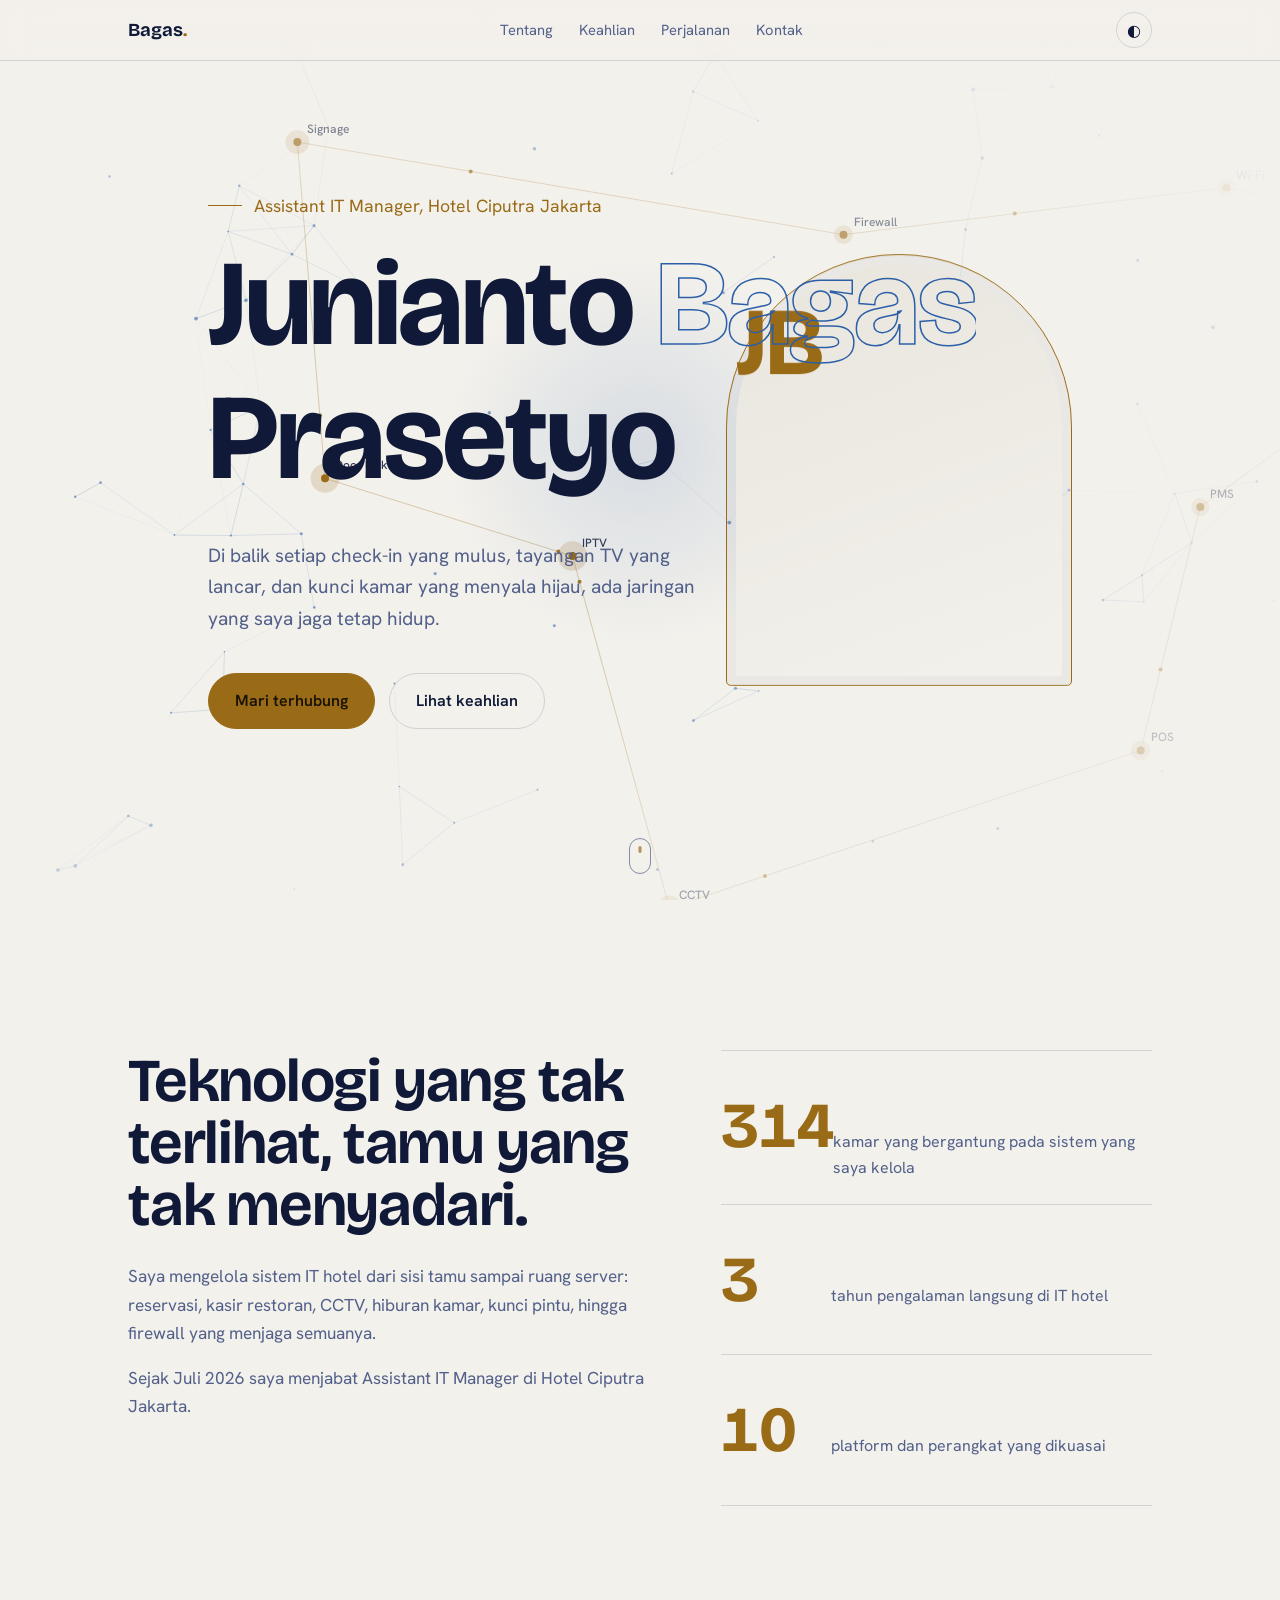
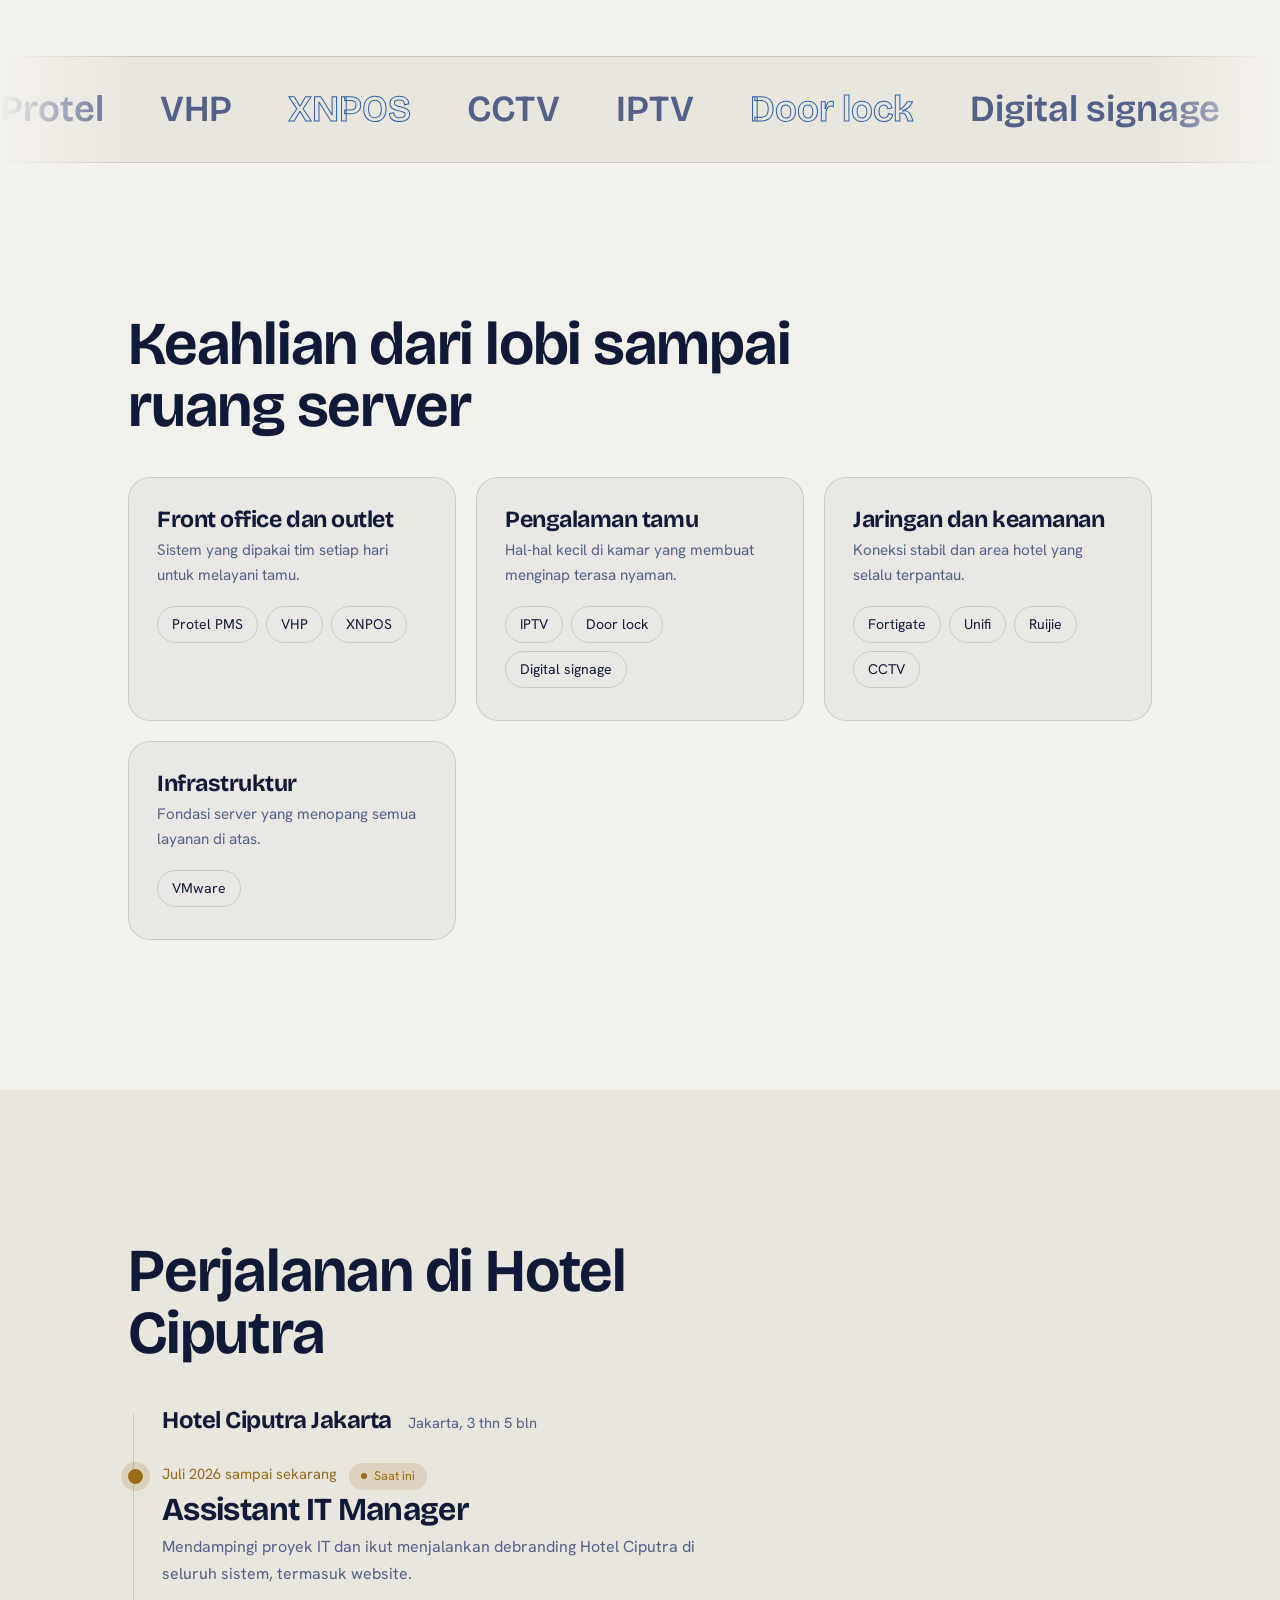
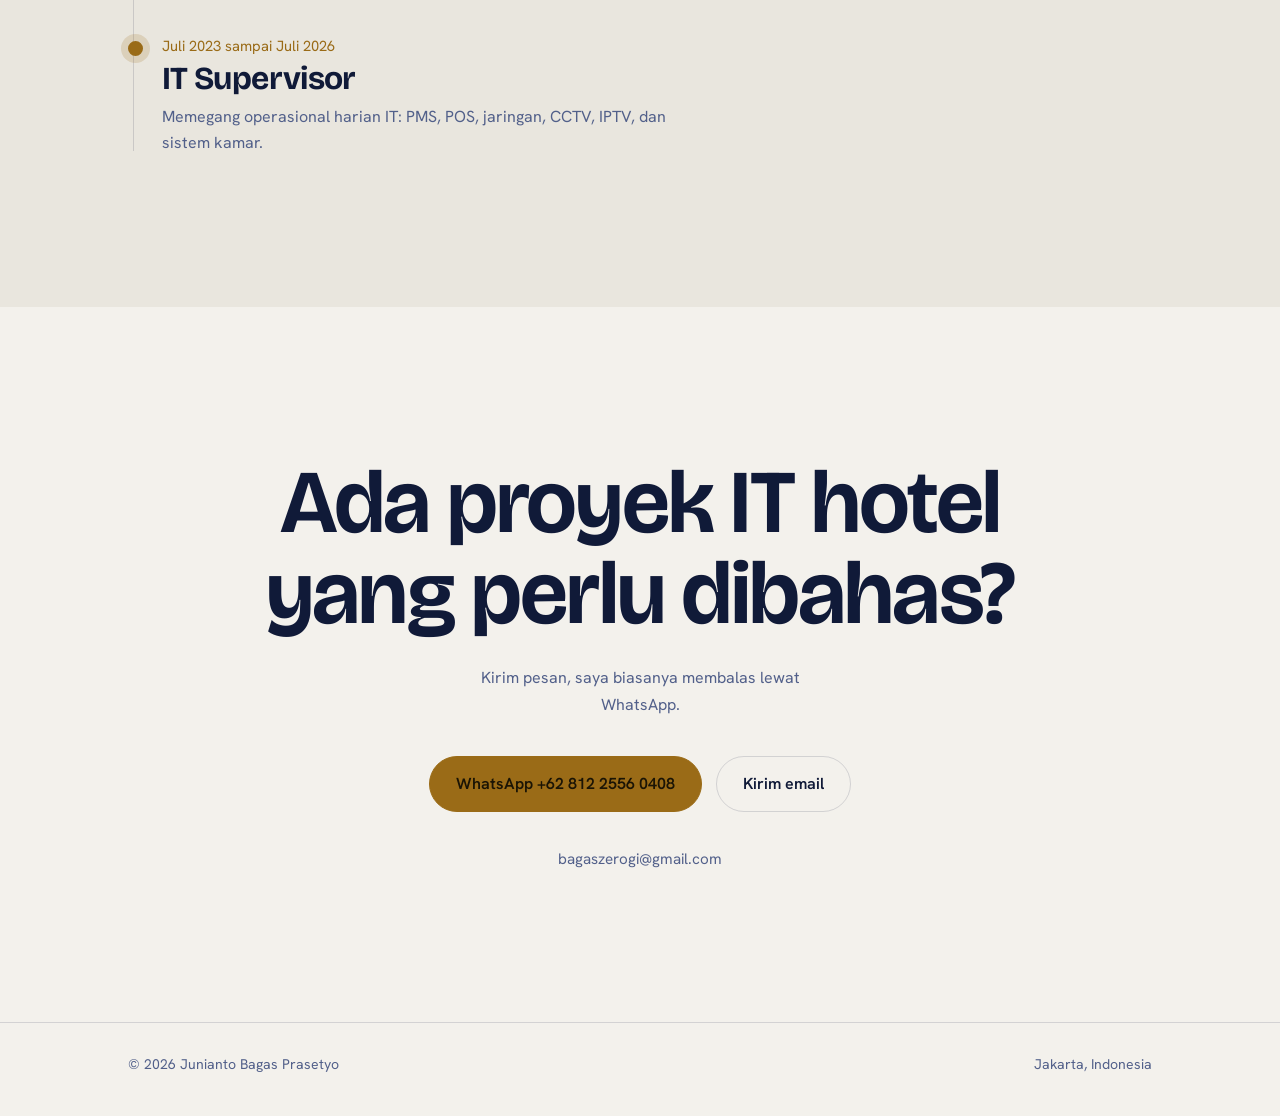
<file: public/assets/aistudio/Junianto_Bagas_Prasetyo___Assistant_IT_Manager_ec6cca3d.html>
<!DOCTYPE html>
<html lang="id">
<head>
<meta charset="utf-8">
<meta name="viewport" content="width=device-width, initial-scale=1, viewport-fit=cover">
<title>Junianto Bagas Prasetyo – Assistant IT Manager</title>
<link rel="preconnect" href="https://fonts.googleapis.com">
<link rel="preconnect" href="https://fonts.gstatic.com" crossorigin>
<link href="https://fonts.googleapis.com/css2?family=Bricolage+Grotesque:opsz,wght@12..96,300..800&family=Hanken+Grotesk:wght@300..700&display=swap" rel="stylesheet">
<style>
:root{
  --bg:#0a1024;--bg2:#101a38;--ink:#eaf0ff;--mute:#9aa8cc;--brass:#e0b873;--ice:#9ccfff;--line:rgba(156,207,255,.16);--card:rgba(255,255,255,.04);
  --ease:cubic-bezier(.22,1,.36,1);
  box-sizing:border-box;padding-top:env(safe-area-inset-top,0px);padding-bottom:env(safe-area-inset-bottom,0px);
}
@media (prefers-color-scheme:light){:root:not([data-theme="dark"]){--bg:#f3f1ec;--bg2:#e9e6de;--ink:#101a38;--mute:#52608a;--brass:#9a6b17;--ice:#2c5fa8;--line:rgba(16,26,56,.14);--card:rgba(16,26,56,.04)}}
:root[data-theme="light"]{--bg:#f3f1ec;--bg2:#e9e6de;--ink:#101a38;--mute:#52608a;--brass:#9a6b17;--ice:#2c5fa8;--line:rgba(16,26,56,.14);--card:rgba(16,26,56,.04)}
:root[data-theme="dark"]{--bg:#0a1024;--bg2:#101a38;--ink:#eaf0ff;--mute:#9aa8cc;--brass:#e0b873;--ice:#9ccfff;--line:rgba(156,207,255,.16);--card:rgba(255,255,255,.04)}
html{scroll-behavior:smooth;scroll-padding-top:env(safe-area-inset-top,0px)}
*{box-sizing:border-box;margin:0}
body{background:var(--bg);color:var(--ink);font-family:"Hanken Grotesk",system-ui,sans-serif;line-height:1.65;overflow-x:hidden;transition:background .6s var(--ease),color .6s var(--ease)}
h1,h2,h3{font-family:"Bricolage Grotesque","Hanken Grotesk",system-ui,sans-serif;line-height:1.02;letter-spacing:-.02em}
a{color:inherit;text-decoration:none}
:focus-visible{outline:2px solid var(--brass);outline-offset:4px;border-radius:6px}
.wrap{max-width:1120px;margin:0 auto;padding:0 clamp(20px,5vw,48px)}
/* nav */
nav{position:fixed;top:0;left:0;right:0;z-index:20;padding-top:env(safe-area-inset-top,0px);backdrop-filter:blur(14px);-webkit-backdrop-filter:blur(14px);background:color-mix(in srgb,var(--bg) 60%,transparent);border-bottom:1px solid var(--line)}
nav .wrap{display:flex;align-items:center;justify-content:space-between;height:60px}
.logo{font-family:"Bricolage Grotesque",sans-serif;font-weight:700;font-size:1.15rem}
.logo i{font-style:normal;color:var(--brass)}
nav ul{display:flex;gap:26px;list-style:none;padding:0;font-size:.92rem;color:var(--mute)}
nav ul a{position:relative;padding:6px 0;transition:color .4s var(--ease)}
nav ul a::after{content:"";position:absolute;left:0;right:0;bottom:0;height:1px;background:var(--brass);transform:scaleX(0);transform-origin:left;transition:transform .6s var(--ease)}
nav ul a:hover{color:var(--ink)}nav ul a:hover::after{transform:scaleX(1)}
#theme{background:none;border:1px solid var(--line);color:var(--ink);width:36px;height:36px;border-radius:50%;cursor:pointer;font-size:1rem;transition:transform .6s var(--ease),border-color .4s}
#theme:hover{transform:rotate(180deg);border-color:var(--brass)}
@media(max-width:640px){nav ul{display:none}}
/* hero */
.hero{position:relative;min-height:100svh;display:flex;align-items:center;overflow:hidden}
#mesh{position:absolute;inset:0;width:100%;height:100%}
.hero::after{content:"";position:absolute;inset:0;background:radial-gradient(ellipse at 30% 55%,transparent 30%,var(--bg) 85%);pointer-events:none}
.hero .wrap{position:relative;z-index:2;padding-top:90px;padding-bottom:70px}
.role{color:var(--brass);font-size:clamp(.95rem,1.4vw,1.1rem);margin-bottom:22px;display:flex;align-items:center;gap:12px;opacity:0;animation:fade 1.2s var(--ease) .2s forwards}
.role::before{content:"";width:34px;height:1px;background:var(--brass)}
h1{font-size:clamp(2.8rem,9.5vw,7.6rem);font-weight:700;max-width:12ch}
h1 .w{display:inline-block;overflow:hidden;vertical-align:top;padding-bottom:.08em}
h1 .c{display:inline-block;transform:translateY(105%) rotate(6deg);animation:rise 1.3s var(--ease) forwards;animation-delay:calc(.35s + var(--i)*.035s)}
h1 .b{color:transparent;-webkit-text-stroke:1.5px var(--ice)}
.lead{max-width:46ch;margin-top:30px;font-size:clamp(1.02rem,1.6vw,1.2rem);color:var(--mute);opacity:0;animation:fade 1.4s var(--ease) 1.3s forwards}
.cta{display:flex;flex-wrap:wrap;gap:14px;margin-top:38px;opacity:0;animation:fade 1.4s var(--ease) 1.6s forwards}
.btn{position:relative;display:inline-flex;align-items:center;gap:10px;padding:14px 26px;border-radius:999px;font-weight:600;border:1px solid var(--line);transition:transform .5s var(--ease),background .5s,color .5s,border-color .5s;will-change:transform}
.btn.main{background:var(--brass);color:#1a1405;border-color:var(--brass)}
.btn:hover{border-color:var(--brass)}
.btn.main:hover{background:var(--ink);border-color:var(--ink);color:var(--bg)}
.scroll{position:absolute;left:50%;bottom:26px;z-index:2;width:22px;height:36px;border:1.5px solid var(--mute);border-radius:12px;transform:translateX(-50%);opacity:.7}
.scroll::after{content:"";position:absolute;left:50%;top:7px;width:3px;height:7px;border-radius:2px;background:var(--brass);transform:translateX(-50%);animation:wheel 2.2s var(--ease) infinite}
@keyframes rise{to{transform:none}}
@keyframes fade{from{opacity:0;transform:translateY(14px)}to{opacity:1;transform:none}}
@keyframes wheel{0%{opacity:0;transform:translate(-50%,0)}30%{opacity:1}100%{opacity:0;transform:translate(-50%,12px)}}
/* sections */
section{padding:clamp(80px,12vw,150px) 0;position:relative}
.rv{opacity:0;transform:translateY(34px);transition:opacity 1.2s var(--ease),transform 1.2s var(--ease);transition-delay:var(--d,0s)}
.rv.in{opacity:1;transform:none}
h2{font-size:clamp(2rem,5vw,3.8rem);font-weight:650;max-width:18ch;margin-bottom:26px}
.about{display:grid;grid-template-columns:1.2fr 1fr;gap:clamp(30px,6vw,90px);align-items:start}
.about p{color:var(--mute);font-size:1.08rem;max-width:56ch}
.about p+p{margin-top:16px}
.stats{display:grid;gap:0}
.stat{display:flex;align-items:baseline;gap:18px;padding:22px 0;border-top:1px solid var(--line)}
.stat:last-child{border-bottom:1px solid var(--line)}
.stat b{font-family:"Bricolage Grotesque",sans-serif;font-size:clamp(2.6rem,5vw,4rem);font-weight:700;min-width:2.3ch;color:var(--brass);font-variant-numeric:tabular-nums}
.stat span{color:var(--mute)}
@media(max-width:800px){.about{grid-template-columns:1fr}}
/* marquee */
.marq{overflow:hidden;border-block:1px solid var(--line);padding:22px 0;background:var(--bg2);-webkit-mask-image:linear-gradient(90deg,transparent,#000 10%,#000 90%,transparent);mask-image:linear-gradient(90deg,transparent,#000 10%,#000 90%,transparent)}
.track{display:flex;gap:56px;width:max-content;animation:slide 38s linear infinite}
.marq:hover .track{animation-play-state:paused}
.track span{font-family:"Bricolage Grotesque",sans-serif;font-size:clamp(1.5rem,3vw,2.3rem);font-weight:600;white-space:nowrap;color:var(--mute)}
.track span:nth-child(3n){color:transparent;-webkit-text-stroke:1px var(--ice)}
@keyframes slide{to{transform:translateX(-50%)}}
/* skills */
.grid{display:grid;grid-template-columns:repeat(auto-fit,minmax(250px,1fr));gap:20px;margin-top:40px;perspective:1000px}
.card{position:relative;padding:30px 28px 32px;border:1px solid var(--line);border-radius:22px;background:var(--card);transform-style:preserve-3d;will-change:transform;overflow:hidden}
.card::before{content:"";position:absolute;inset:0;background:radial-gradient(320px circle at var(--mx,50%) var(--my,0%),color-mix(in srgb,var(--brass) 22%,transparent),transparent 60%);opacity:0;transition:opacity .6s var(--ease)}
.card:hover::before{opacity:1}
.card h3{font-size:1.45rem;margin-bottom:6px;position:relative}
.card p{color:var(--mute);font-size:.95rem;margin-bottom:18px;position:relative}
.tags{display:flex;flex-wrap:wrap;gap:8px;position:relative}
.tags li{list-style:none;padding:6px 14px;border-radius:999px;border:1px solid var(--line);font-size:.88rem;transition:background .5s var(--ease),border-color .5s,transform .5s var(--ease)}
.tags li:hover{background:var(--brass);color:#1a1405;border-color:var(--brass);transform:translateY(-3px)}
.tags{padding:0}
/* journey */
.tl{position:relative;margin-top:44px;padding-left:34px}
.tl::before{content:"";position:absolute;left:5px;top:6px;bottom:6px;width:1px;background:var(--line)}
.tl .fill{position:absolute;left:5px;top:6px;width:1px;height:var(--p,0%);max-height:calc(100% - 12px);background:linear-gradient(var(--brass),var(--ice))}
.ev{position:relative;padding-bottom:46px}
.ev:last-child{padding-bottom:0}
.ev::before{content:"";position:absolute;left:-34px;top:8px;width:11px;height:11px;border-radius:50%;background:var(--bg);border:2px solid var(--brass);transition:background .6s var(--ease),box-shadow .6s var(--ease)}
.ev.in::before{background:var(--brass);box-shadow:0 0 0 7px color-mix(in srgb,var(--brass) 18%,transparent)}
.ev time{color:var(--brass);font-size:.92rem}
.ev h3{font-size:clamp(1.4rem,2.6vw,2rem);margin:4px 0 8px}
.ev p{color:var(--mute);max-width:60ch}
/* contact */
.contact{text-align:center}
.contact h2{margin-inline:auto;max-width:14ch;font-size:clamp(2.4rem,7vw,5.6rem)}
.contact p{color:var(--mute);max-width:44ch;margin:0 auto 38px}
.contact .cta{justify-content:center;opacity:1;animation:none}
.mail{display:block;margin-top:34px;color:var(--mute);font-size:.95rem}
footer{padding:30px 0 40px;border-top:1px solid var(--line);color:var(--mute);font-size:.88rem}
footer .wrap{display:flex;justify-content:space-between;flex-wrap:wrap;gap:10px}
[hidden]{display:none!important}
.photo{position:absolute;right:clamp(20px,5vw,48px);top:50%;width:clamp(220px,27vw,350px);aspect-ratio:4/5;margin:0;translate:0 -46%;opacity:0;animation:fade 1.6s var(--ease) 1.1s forwards}
.frame{height:100%;padding:9px;border:1px solid var(--brass);border-radius:999px 999px 28px 28px;background:var(--card);will-change:transform}
.frame img,.frame .mono{display:block;width:100%;height:100%;border-radius:999px 999px 20px 20px;object-fit:cover}
.mono{display:grid;place-items:center;font-family:"Bricolage Grotesque",sans-serif;font-size:clamp(3.4rem,8vw,6rem);font-weight:700;color:var(--brass);background:linear-gradient(160deg,var(--bg2),var(--bg))}
@media(max-width:900px){.photo{position:relative;right:auto;top:auto;translate:none;width:min(200px,50vw);margin-bottom:30px}}
.co{margin-bottom:58px}.co:last-child{margin-bottom:0}
.co-h{display:flex;flex-wrap:wrap;align-items:baseline;gap:4px 16px;margin-bottom:26px}
.co-h h3{font-size:clamp(1.15rem,2.2vw,1.5rem)}
.co-h span{color:var(--mute);font-size:.92rem}
.st{display:inline-flex;align-items:center;gap:7px;margin-left:12px;padding:3px 12px;border-radius:999px;font-size:.78rem;color:var(--brass);background:color-mix(in srgb,var(--brass) 16%,transparent)}
.st::before{content:"";width:6px;height:6px;border-radius:50%;background:var(--brass);animation:pulse 2s var(--ease) infinite}
@keyframes pulse{0%,100%{opacity:1}50%{opacity:.3}}
.fab{position:fixed;right:20px;bottom:calc(20px + env(safe-area-inset-bottom,0px));z-index:30;padding:13px 22px;border-radius:999px;border:1px solid var(--brass);background:var(--bg2);color:var(--ink);font:600 .95rem "Hanken Grotesk",sans-serif;cursor:pointer;box-shadow:0 10px 30px rgba(0,0,0,.3);transition:transform .5s var(--ease),background .4s,color .4s}
.fab:hover{transform:translateY(-3px);background:var(--brass);color:#1a1405}
#drawer{position:fixed;top:0;right:0;bottom:0;z-index:40;width:min(440px,100vw);display:flex;flex-direction:column;background:var(--bg2);border-left:1px solid var(--line);padding-top:env(safe-area-inset-top,0px);padding-bottom:env(safe-area-inset-bottom,0px);transform:translateX(104%);visibility:hidden;transition:transform .8s var(--ease),visibility 0s .8s}
#drawer.open{transform:none;visibility:visible;transition:transform .8s var(--ease),visibility 0s}
.dh,.df{display:flex;align-items:center;justify-content:space-between;gap:12px;padding:16px 22px}
.dh{border-bottom:1px solid var(--line);font-family:"Bricolage Grotesque",sans-serif;font-size:1.2rem}
.df{border-top:1px solid var(--line)}
.dbody{flex:1;overflow-y:auto;padding:6px 22px 24px}
#drawer fieldset{border:0;padding:0;margin:22px 0 0;min-width:0}
#drawer legend{font-family:"Bricolage Grotesque",sans-serif;font-size:1.05rem;color:var(--brass);padding:0}
#drawer label{display:block;margin-top:12px;font-size:.82rem;color:var(--mute)}
#drawer input:not([type=checkbox]),#drawer textarea{display:block;width:100%;margin-top:5px;padding:10px 12px;border:1px solid var(--line);border-radius:10px;background:var(--bg);color:var(--ink);font:inherit;font-size:.95rem}
#drawer textarea{min-height:76px;resize:vertical}
#drawer input:focus,#drawer textarea:focus{outline:none;border-color:var(--brass)}
#drawer input:disabled{opacity:.4}
.ec{margin-top:16px;padding:16px;border:1px solid var(--line);border-radius:16px;background:var(--card)}
.er{display:flex;gap:8px;align-items:center}.er input{margin-top:0!important}.er .sm{margin-top:0;white-space:nowrap}
.rr{margin-top:14px;padding-top:14px;border-top:1px dashed var(--line)}
.dt{display:grid;grid-template-columns:1fr 1fr;gap:10px}
#drawer label.ck{display:flex;align-items:center;gap:8px;color:var(--ink);font-size:.88rem}
.sm{margin-top:12px;padding:8px 14px;border-radius:999px;border:1px solid var(--line);background:none;color:var(--ink);font:inherit;font-size:.85rem;cursor:pointer;transition:border-color .4s,color .4s}
.sm:hover{border-color:var(--brass)}
.sm.dng:hover,.sm.arm{border-color:#ff7a7a;color:#ff9a9a}
.pr{display:flex;align-items:center;gap:14px;margin-top:12px}
#pv{width:64px;height:80px;border-radius:999px 999px 10px 10px;object-fit:cover;border:1px solid var(--brass)}
#dclose{background:none;border:0;color:var(--ink);font-size:1.6rem;cursor:pointer;line-height:1}
#smsg{font-size:.82rem;color:var(--mute);flex:1}
.df .btn{padding:11px 20px;cursor:pointer;font:600 .92rem "Hanken Grotesk",sans-serif}
.df .btn:disabled{opacity:.5}
/* cursor glow */
#glow{position:fixed;left:0;top:0;width:420px;height:420px;margin:-210px 0 0 -210px;border-radius:50%;background:radial-gradient(circle,color-mix(in srgb,var(--ice) 14%,transparent),transparent 65%);pointer-events:none;z-index:1;will-change:transform}
@media(hover:none){#glow{display:none}}
@media(prefers-reduced-motion:reduce){
  *,*::before,*::after{animation-duration:.01ms!important;animation-delay:0s!important;transition-duration:.01ms!important}
  h1 .c,.role,.lead,.cta,.rv,.photo{opacity:1!important;transform:none!important}
  html{scroll-behavior:auto}.track{animation:none}
}
</style>
</head>
<body>
<div id="glow" aria-hidden="true"></div>
<nav>
  <div class="wrap">
    <a class="logo" href="#top" aria-label="Beranda">Bagas<i>.</i></a>
    <ul>
      <li><a href="#tentang">Tentang</a></li>
      <li><a href="#keahlian">Keahlian</a></li>
      <li><a href="#perjalanan">Perjalanan</a></li>
      <li><a href="#kontak">Kontak</a></li>
    </ul>
    <button id="theme" aria-label="Ganti tema">◐</button>
  </div>
</nav>

<header class="hero" id="top">
  <canvas id="mesh" aria-hidden="true"></canvas>
  <div class="wrap">
    <figure class="photo" id="photo" data-gen></figure>
    <p class="role" id="role" data-gen></p>
    <h1 id="name" data-gen></h1>
    <p class="lead" id="lead" data-gen></p>
    <div class="cta">
      <a class="btn main mag" href="#kontak">Mari terhubung</a>
      <a class="btn mag" href="#keahlian">Lihat keahlian</a>
    </div>
  </div>
  <div class="scroll" aria-hidden="true"></div>
</header>

<section id="tentang">
  <div class="wrap about">
    <div>
      <h2 class="rv">Teknologi yang tak terlihat, tamu yang tak menyadari.</h2>
      <p class="rv" style="--d:.1s">Saya mengelola sistem IT hotel dari sisi tamu sampai ruang server: reservasi, kasir restoran, CCTV, hiburan kamar, kunci pintu, hingga firewall yang menjaga semuanya.</p>
      <p class="rv" style="--d:.2s" id="abt2" data-gen></p>
    </div>
    <div class="stats">
      <div class="stat rv"><b data-n="336">0</b><span>kamar yang bergantung pada sistem yang saya kelola</span></div>
      <div class="stat rv" style="--d:.1s"><b id="s-yrs" data-n="3" data-s="+">0</b><span>tahun pengalaman langsung di IT hotel</span></div>
      <div class="stat rv" style="--d:.2s"><b data-n="11">0</b><span>platform dan perangkat yang dikuasai</span></div>
    </div>
  </div>
</section>

<div class="marq" aria-hidden="true">
  <div class="track" id="track" data-gen></div>
</div>

<section id="keahlian">
  <div class="wrap">
    <h2 class="rv">Keahlian dari lobi sampai ruang server</h2>
    <div class="grid">
      <article class="card rv">
        <h3>Front office dan outlet</h3>
        <p>Sistem yang dipakai tim setiap hari untuk melayani tamu.</p>
        <ul class="tags"><li>Protel PMS</li><li>VHP</li><li>XNPOS</li></ul>
      </article>
      <article class="card rv" style="--d:.1s">
        <h3>Pengalaman tamu</h3>
        <p>Hal-hal kecil di kamar yang membuat menginap terasa nyaman.</p>
        <ul class="tags"><li>IPTV</li><li>Door lock</li><li>Digital signage</li></ul>
      </article>
      <article class="card rv" style="--d:.2s">
        <h3>Jaringan dan keamanan</h3>
        <p>Koneksi stabil dan area hotel yang selalu terpantau.</p>
        <ul class="tags"><li>Fortigate</li><li>Unifi</li><li>Ruijie</li><li>CCTV</li></ul>
      </article>
      <article class="card rv" style="--d:.3s">
        <h3>Infrastruktur</h3>
        <p>Fondasi server yang menopang semua layanan di atas.</p>
        <ul class="tags"><li>VMware</li></ul>
      </article>
    </div>
  </div>
</section>

<section id="perjalanan" style="background:var(--bg2)">
  <div class="wrap">
    <h2 class="rv">Perjalanan di Hotel Ciputra</h2>
    <div class="tl" id="tl">
      <div class="fill"></div>
      <div id="exp" data-gen></div>
    </div>
  </div>
</section>

<section id="kontak" class="contact">
  <div class="wrap">
    <h2 class="rv">Ada proyek IT hotel yang perlu dibahas?</h2>
    <p class="rv" style="--d:.1s">Kirim pesan, saya biasanya membalas lewat WhatsApp.</p>
    <div class="cta rv" style="--d:.2s">
      <a class="btn main mag" id="c-wa" target="_blank" rel="noopener" data-gen></a>
      <a class="btn mag" id="c-mail" data-gen></a>
    </div>
    <a class="mail rv" style="--d:.3s" id="c-mail2" data-gen></a>
  </div>
</section>

<footer><div class="wrap"><span>© 2026 Junianto Bagas Prasetyo</span><span>Jakarta, Indonesia</span></div></footer>

<button id="editbtn" class="fab" hidden>Edit profil</button>
<aside id="drawer" aria-label="Edit profil" aria-hidden="true">
  <div class="dh"><span>Edit profil</span><button id="dclose" aria-label="Tutup">×</button></div>
  <div class="dbody">
    <fieldset><legend>Foto</legend>
      <div class="pr"><img id="pv" alt="Pratinjau foto" hidden><div><input type="file" id="pfile" accept="image/*"><button class="sm dng" id="pdel" type="button">Hapus foto</button></div></div>
    </fieldset>
    <fieldset><legend>Profil</legend>
      <label>Nama<input id="f-name"></label>
      <label>Kalimat pembuka<textarea id="f-lead"></textarea></label>
    </fieldset>
    <fieldset><legend>Kontak</legend>
      <label>WhatsApp<input id="f-wa" placeholder="+62 812 ..."></label>
      <label>Email<input id="f-mail" type="email"></label>
    </fieldset>
    <fieldset><legend>Pengalaman kerja</legend>
      <div id="ed-exp" data-gen></div>
      <button class="sm" id="addco" type="button">+ Pindah ke perusahaan baru</button>
    </fieldset>
  </div>
  <div class="df"><span id="smsg" role="status"></span><button class="btn main" id="save" type="button">Simpan dan terbitkan</button></div>
</aside>
<script type="application/json" id="state">{"name":"Junianto Bagas Prasetyo","lead":"Di balik setiap check-in yang mulus, tayangan TV yang lancar, dan kunci kamar yang menyala hijau, ada jaringan yang saya jaga tetap hidup.","photoId":"","wa":"+62 812 2556 0408","email":"bagaszerogi@gmail.com","companies":[{"name":"Hotel Ciputra Jakarta","loc":"Jakarta","roles":[{"title":"Assistant IT Manager","from":"2026-07","to":"","note":"Mendampingi proyek IT dan ikut menjalankan debranding Hotel Ciputra di seluruh sistem, termasuk website."},{"title":"IT Supervisor","from":"2023-07","to":"2026-07","note":"Memegang operasional harian IT: PMS, POS, jaringan, CCTV, IPTV, dan sistem kamar."}]}]}</script>
<script>
(function(){
  var reduce=matchMedia('(prefers-reduced-motion: reduce)').matches;
  var root=document.documentElement;
  /* theme toggle */
  try{var t=localStorage.getItem('theme');if(t)root.setAttribute('data-theme',t)}catch(e){}
  document.getElementById('theme').onclick=function(){
    var light=getComputedStyle(root).getPropertyValue('--bg').trim()==='#f3f1ec';
    var n=light?'dark':'light';root.setAttribute('data-theme',n);
    try{localStorage.setItem('theme',n)}catch(e){}
    cols();
  };
  /* state and render */
  function $(i){return document.getElementById(i)}
  var state=JSON.parse($('state').textContent);
  var MN=['Januari','Februari','Maret','April','Mei','Juni','Juli','Agustus','September','Oktober','November','Desember'];
  function esc(v){return String(v==null?'':v).replace(/[&<>"']/g,function(c){return {'&':'&amp;','<':'&lt;','>':'&gt;','"':'&quot;',"'":'&#39;'}[c]})}
  function fm(v){var p=v.split('-');return MN[+p[1]-1]+' '+p[0]}
  function mi(v){var p=v.split('-');return +p[0]*12+ +p[1]-1}
  var dn=new Date(),nowM=dn.getFullYear()*12+dn.getMonth(),nowS=dn.getFullYear()+'-'+('0'+(dn.getMonth()+1)).slice(-2);
  function fd(n){n=Math.max(1,n);var y=Math.floor(n/12),m=n%12;return (y?y+' thn':'')+(y&&m?' ':'')+(m?m+' bln':'')}
  function cur(){var best=null;state.companies.forEach(function(c){c.roles.forEach(function(r){if(!r.from)return;
    if(!best||(!r.to&&best.r.to)||((!r.to)===(!best.r.to)&&mi(r.from)>mi(best.r.from)))best={r:r,c:c}})});return best}
  function span(c){var a=Infinity,b=-Infinity,open=false;c.roles.forEach(function(r){if(!r.from)return;a=Math.min(a,mi(r.from));if(r.to)b=Math.max(b,mi(r.to));else open=true});
    return {a:a,b:open?nowM:b,ok:isFinite(a)&&(open||isFinite(b))}}
  function buildName(h,t){h.textContent='';h.setAttribute('aria-label',t);var k=0;
    t.split(' ').forEach(function(w,wi){var s=document.createElement('span');s.className='w'+(wi===1?' b':'');s.setAttribute('aria-hidden','true');
      w.split('').forEach(function(ch){var c=document.createElement('span');c.className='c';c.style.setProperty('--i',k++);c.textContent=ch;s.appendChild(c)});
      h.appendChild(s);h.appendChild(document.createTextNode(' '))})}
  function view(first){
    var h=$('name');
    if(h.dataset.v!==state.name){h.dataset.v=state.name;buildName(h,state.name)}
    var cr=cur();
    $('role').textContent=cr?[cr.r.title,cr.c.name].filter(Boolean).join(', '):'';
    $('lead').textContent=state.lead;
    var ini=state.name.split(' ').slice(0,2).map(function(w){return w.charAt(0)}).join('').toUpperCase();
    $('photo').innerHTML='<div class="frame">'+(state.photoId?'<img alt="Foto '+esc(state.name)+'" src="/_blob/'+esc(state.photoId)+'">':'<div class="mono" aria-hidden="true">'+esc(ini)+'</div>')+'</div>';
    $('abt2').textContent=cr&&cr.r.title?((cr.r.to?'Sebelumnya saya menjabat ':'Sejak '+(cr.r.from?fm(cr.r.from):'sekarang')+' saya menjabat ')+cr.r.title+(cr.c.name?' di '+cr.c.name:'')+'.'):'';
    var dg=String(state.wa||'').replace(/\D/g,'');if(dg.charAt(0)==='0')dg='62'+dg.slice(1);
    var wa=$('c-wa');wa.style.display=state.wa?'':'none';wa.href='https://wa.me/'+dg;wa.textContent='WhatsApp '+state.wa;
    var em=$('c-mail'),em2=$('c-mail2');em.style.display=em2.style.display=state.email?'':'none';
    em.href=em2.href='mailto:'+state.email;em.textContent='Kirim email';em2.textContent=state.email;
    var mn=Infinity;state.companies.forEach(function(c){c.roles.forEach(function(r){if(r.from)mn=Math.min(mn,mi(r.from))})});
    var yb=$('s-yrs'),yrs=isFinite(mn)?Math.max(1,Math.floor((nowM-mn)/12)):1;yb.dataset.n=yrs;if(!first)yb.textContent=yrs+'+';
    var x='';
    state.companies.forEach(function(c){
      var sp=span(c),rs=c.roles.slice().sort(function(p,q){return (q.from?mi(q.from):-1)-(p.from?mi(p.from):-1)});
      x+='<div class="co rv"><div class="co-h"><h3>'+esc(c.name)+'</h3><span>'+(c.loc?esc(c.loc)+(sp.ok?', ':''):'')+(sp.ok?fd(sp.b-sp.a):'')+'</span></div>';
      rs.forEach(function(r){x+='<div class="ev rv">'+(r.from?'<time>'+fm(r.from)+' sampai '+(r.to?fm(r.to):'sekarang')+'</time>':'')+(r.to?'':'<span class="st">Saat ini</span>')+'<h3>'+esc(r.title)+'</h3>'+(r.note?'<p>'+esc(r.note)+'</p>':'')+'</div>'});
      x+='</div>';
    });
    $('exp').innerHTML=x;
    if(!first){$('exp').querySelectorAll('.rv').forEach(function(n){n.classList.add('in')});prog()}
  }
  view(true);
  /* marquee */
  var items=['Protel','VHP','XNPOS','CCTV','IPTV','Door lock','Digital signage','Fortigate','Unifi','Ruijie','VMware'];
  var tr=document.getElementById('track');
  tr.innerHTML=items.concat(items).map(function(x){return '<span>'+x+'</span>'}).join('');
  /* reveal + counters */
  var io=new IntersectionObserver(function(es){es.forEach(function(e){
    if(!e.isIntersecting)return;e.target.classList.add('in');io.unobserve(e.target);
    var b=e.target.querySelector&&e.target.querySelector('b[data-n]');if(b)count(b);
  })},{threshold:.2});
  document.querySelectorAll('.rv').forEach(function(el){io.observe(el)});
  function count(b){
    var to=+b.dataset.n,s=b.dataset.s||'',st=performance.now(),d=1800;
    if(reduce){b.textContent=to+s;return}
    (function f(n){var p=Math.min((n-st)/d,1),e=1-Math.pow(1-p,4);b.textContent=Math.round(to*e)+(p===1?s:'');if(p<1)requestAnimationFrame(f)})(st);
  }
  /* timeline progress */
  var tl=document.getElementById('tl');
  function prog(){var r=tl.getBoundingClientRect(),v=innerHeight*.7;
    var p=Math.max(0,Math.min(1,(v-r.top)/r.height));tl.style.setProperty('--p',(p*100)+'%')}
  addEventListener('scroll',prog,{passive:true});prog();
  /* pointer state */
  var mx=innerWidth/2,my=innerHeight/2,gx=mx,gy=my,glow=document.getElementById('glow');
  addEventListener('pointermove',function(e){mx=e.clientX;my=e.clientY},{passive:true});
  /* card tilt + spotlight */
  document.querySelectorAll('.card').forEach(function(c){c.setAttribute('data-s0',c.getAttribute('style')||'');
    var tx=0,ty=0,cx=0,cy=0,on=false;
    c.addEventListener('pointermove',function(e){var r=c.getBoundingClientRect(),x=(e.clientX-r.left)/r.width,y=(e.clientY-r.top)/r.height;
      tx=(y-.5)*-9;ty=(x-.5)*9;on=true;c.style.setProperty('--mx',x*100+'%');c.style.setProperty('--my',y*100+'%')});
    c.addEventListener('pointerleave',function(){tx=ty=0;on=true});
    (function loop(){cx+=(tx-cx)*.09;cy+=(ty-cy)*.09;
      if(on)c.style.transform='rotateX('+cx.toFixed(2)+'deg) rotateY('+cy.toFixed(2)+'deg)';
      requestAnimationFrame(loop)})();
  });
  /* magnetic buttons */
  document.querySelectorAll('.mag').forEach(function(b){
    var x=0,y=0,tx=0,ty=0;
    b.addEventListener('pointermove',function(e){var r=b.getBoundingClientRect();tx=(e.clientX-r.left-r.width/2)*.25;ty=(e.clientY-r.top-r.height/2)*.35});
    b.addEventListener('pointerleave',function(){tx=ty=0});
    (function loop(){x+=(tx-x)*.12;y+=(ty-y)*.12;b.style.transform='translate('+x.toFixed(1)+'px,'+y.toFixed(1)+'px)';requestAnimationFrame(loop)})();
  });
  /* editor */
  var drawer=$('drawer'),fab=$('editbtn');
  function msg(t){$('smsg').textContent=t}
  function sync(){var im=$('pv');im.hidden=!state.photoId;if(state.photoId)im.src='/_blob/'+state.photoId}
  function field(id,k){$(id).addEventListener('input',function(){state[k]=this.value});$(id).addEventListener('change',function(){view(false)})}
  field('f-name','name');field('f-lead','lead');field('f-wa','wa');field('f-mail','email');
  function blank(){return {title:'',from:nowS,to:'',note:''}}
  function edExp(){
    var h='';
    state.companies.forEach(function(c,ci){
      h+='<div class="ec"><div class="er"><input data-k="name" data-c="'+ci+'" value="'+esc(c.name)+'" placeholder="Nama perusahaan" aria-label="Nama perusahaan"><button class="sm dng" type="button" data-a="delc" data-c="'+ci+'">Hapus</button></div>';
      h+='<input data-k="loc" data-c="'+ci+'" value="'+esc(c.loc||'')+'" placeholder="Lokasi (opsional)" aria-label="Lokasi" style="margin-top:8px">';
      c.roles.forEach(function(r,ri){
        var d='data-c="'+ci+'" data-r="'+ri+'"';
        h+='<div class="rr"><input data-k="title" '+d+' value="'+esc(r.title)+'" placeholder="Jabatan" aria-label="Jabatan">'
          +'<div class="dt"><label>Mulai<input type="month" data-k="from" '+d+' value="'+esc(r.from)+'"></label><label>Selesai<input type="month" data-k="to" '+d+' value="'+esc(r.to)+'"'+(r.to?'':' disabled')+'></label></div>'
          +'<label class="ck"><input type="checkbox" data-k="now" '+d+(r.to?'':' checked')+'> Masih menjabat</label>'
          +'<label>Catatan<textarea data-k="note" '+d+'>'+esc(r.note)+'</textarea></label>'
          +'<button class="sm dng" type="button" data-a="delr" '+d+'>Hapus jabatan</button></div>';
      });
      h+='<button class="sm" type="button" data-a="promo" data-c="'+ci+'">+ Naik jabatan di sini</button></div>';
    });
    $('ed-exp').innerHTML=h;
  }
  var ee=$('ed-exp');
  function tg(e){var el=e.target,c=el.dataset.c,r=el.dataset.r;return {el:el,k:el.dataset.k,c:c!=null?state.companies[c]:null,r:(c!=null&&r!=null)?state.companies[c].roles[r]:null}}
  ee.addEventListener('input',function(e){var t=tg(e);if(!t.k||t.k==='now')return;if(t.r)t.r[t.k]=t.el.value;else if(t.c)t.c[t.k]=t.el.value});
  ee.addEventListener('change',function(e){var t=tg(e);if(!t.k)return;
    if(t.k==='now'){t.r.to=t.el.checked?'':nowS;edExp()}else if(t.r)t.r[t.k]=t.el.value;else if(t.c)t.c[t.k]=t.el.value;
    view(false)});
  ee.addEventListener('click',function(e){var b=e.target.closest('[data-a]');if(!b)return;var a=b.dataset.a,ci=+b.dataset.c,ri=+b.dataset.r;
    if(a==='promo'){var c=state.companies[ci];c.roles.forEach(function(r){if(!r.to)r.to=nowS});c.roles.unshift(blank())}
    else{if(!b.classList.contains('arm')){b.classList.add('arm');b.textContent='Yakin hapus?';return}
      if(a==='delc')state.companies.splice(ci,1);else state.companies[ci].roles.splice(ri,1)}
    edExp();view(false)});
  $('addco').onclick=function(){state.companies.forEach(function(c){c.roles.forEach(function(r){if(!r.to)r.to=nowS})});
    state.companies.unshift({name:'',loc:'',roles:[blank()]});edExp();view(false)};
  $('pfile').onchange=async function(){var f=$('pfile').files[0];if(!f)return;msg('Mengunggah foto...');
    try{var as=await claude.use('assets');if(!as)throw new Error('x');
      var bm=await createImageBitmap(f),k=Math.min(1,1000/Math.max(bm.width,bm.height)),cv2=document.createElement('canvas');
      cv2.width=Math.round(bm.width*k);cv2.height=Math.round(bm.height*k);cv2.getContext('2d').drawImage(bm,0,0,cv2.width,cv2.height);
      var bl=await new Promise(function(r){cv2.toBlob(r,'image/jpeg',.88)});var res=await as.upload(bl);
      state.photoId=res.id;sync();view(false);msg('Foto siap. Klik simpan untuk menerbitkan.')}
    catch(e){msg('Foto gagal diunggah.')}};
  $('pdel').onclick=function(){state.photoId='';sync();view(false);msg('Foto dihapus. Klik simpan untuk menerbitkan.')};
  function openD(){sync();$('f-name').value=state.name;$('f-lead').value=state.lead;$('f-wa').value=state.wa;$('f-mail').value=state.email;edExp();msg('');
    drawer.classList.add('open');drawer.setAttribute('aria-hidden','false');$('dclose').focus()}
  function closeD(){drawer.classList.remove('open');drawer.setAttribute('aria-hidden','true');fab.focus()}
  fab.onclick=openD;$('dclose').onclick=closeD;
  addEventListener('keydown',function(e){if(e.key==='Escape'&&drawer.classList.contains('open'))closeD()});
  $('save').onclick=async function(){var bt=$('save');bt.disabled=true;msg('Menerbitkan...');
    try{var art=await claude.use('artifact');if(!art)throw new Error('x');
      var d=document.documentElement.cloneNode(true);
      d.removeAttribute('style');d.removeAttribute('data-theme');
      d.querySelectorAll('[data-gen]').forEach(function(n){n.innerHTML='';['href','style','data-v'].forEach(function(a){n.removeAttribute(a)})});
      d.querySelectorAll('.in').forEach(function(n){n.classList.remove('in')});
      d.querySelectorAll('.mag').forEach(function(n){n.removeAttribute('style')});
      d.querySelectorAll('.card').forEach(function(n){var v=n.getAttribute('data-s0');if(v)n.setAttribute('style',v);else n.removeAttribute('style');n.removeAttribute('data-s0')});
      d.querySelectorAll('.stat b').forEach(function(n){n.textContent='0'});
      var gl=d.querySelector('#glow');gl.removeAttribute('style');
      var cn=d.querySelector('#mesh');cn.removeAttribute('width');cn.removeAttribute('height');
      var pv=d.querySelector('#pv');pv.removeAttribute('src');pv.setAttribute('hidden','');
      var dr=d.querySelector('#drawer');dr.classList.remove('open');dr.setAttribute('aria-hidden','true');
      d.querySelector('#editbtn').setAttribute('hidden','');
      d.querySelector('#state').textContent=JSON.stringify(state).replace(/</g,'\\u003c');
      await art.publish('<!DOCTYPE html>\n'+d.outerHTML);
    }catch(e){msg(e&&e.code==='conflict'?'Ada versi lebih baru, halaman dimuat ulang.':'Gagal menerbitkan. Coba lagi.');bt.disabled=false}};
  (async function(){try{if(typeof claude==='undefined')return;var u=await claude.use('user');if(!u)return;
    if((await u.isOwner())||(await u.canEdit()))fab.hidden=false}catch(e){}})();
  /* network mesh */
  var cv=document.getElementById('mesh'),ctx=cv.getContext('2d'),W,H,dpr,nodes=[],hubs=[];
  var labels=['PMS','POS','CCTV','IPTV','Door lock','Signage','Firewall','Wi-Fi','VMware'];
  var C={};
  function cols(){var s=getComputedStyle(root);C.ice=s.getPropertyValue('--ice').trim();C.brass=s.getPropertyValue('--brass').trim();C.ink=s.getPropertyValue('--ink').trim()}
  function size(){dpr=Math.min(devicePixelRatio||1,2);W=cv.clientWidth;H=cv.clientHeight;cv.width=W*dpr;cv.height=H*dpr;ctx.setTransform(dpr,0,0,dpr,0,0);
    var n=Math.round(Math.min(90,W*H/14000));nodes=[];
    for(var i=0;i<n;i++)nodes.push({x:Math.random()*W,y:Math.random()*H,vx:(Math.random()-.5)*.25,vy:(Math.random()-.5)*.25,r:Math.random()*1.4+.6});
    hubs=labels.map(function(l,i){var a=i/labels.length*Math.PI*2;return{l:l,a:a,rad:.2+.12*(i%3),sp:.00012+.00004*(i%4),x:0,y:0}});
  }
  var ox=0,oy=0;
  function draw(t){
    ctx.clearRect(0,0,W,H);
    gx+=(mx-gx)*.07;gy+=(my-gy)*.07;
    glow.style.transform='translate('+gx.toFixed(1)+'px,'+gy.toFixed(1)+'px)';
    var px=(mx/innerWidth-.5),py=(my/innerHeight-.5);ox+=(px*-30-ox)*.05;oy+=(py*-20-oy)*.05;var fr=document.querySelector('.frame');if(fr)fr.style.transform='translate('+(ox*-.5).toFixed(1)+'px,'+(oy*-.5+Math.sin(t*.0012)*6).toFixed(1)+'px)';
    var cxh=W*(W>800?.68:.5),cyh=H*(W>800?.5:.72),R=Math.min(W,H);
    hubs.forEach(function(h){var a=h.a+t*h.sp*1;h.x=cxh+Math.cos(a)*R*h.rad*1.9+ox*1.6;h.y=cyh+Math.sin(a)*R*h.rad*1.2+oy*1.6});
    for(var i=0;i<nodes.length;i++){var n=nodes[i];
      if(!reduce){n.x+=n.vx;n.y+=n.vy;if(n.x<0||n.x>W)n.vx*=-1;if(n.y<0||n.y>H)n.vy*=-1;
        var dx=mx-n.x,dy=my-n.y,d=Math.hypot(dx,dy);if(d<220&&d>1){n.x+=dx/d*.35;n.y+=dy/d*.35}}
      var x=n.x+ox*.4,y=n.y+oy*.4;
      ctx.globalAlpha=.55;ctx.fillStyle=C.ice;ctx.beginPath();ctx.arc(x,y,n.r,0,7);ctx.fill();
      for(var j=i+1;j<nodes.length;j++){var m=nodes[j],ex=n.x-m.x,ey=n.y-m.y,dd=ex*ex+ey*ey;
        if(dd<14000){ctx.globalAlpha=(1-dd/14000)*.28;ctx.strokeStyle=C.ice;ctx.lineWidth=.7;ctx.beginPath();ctx.moveTo(x,y);ctx.lineTo(m.x+ox*.4,m.y+oy*.4);ctx.stroke()}}
    }
    hubs.forEach(function(h,i){
      var nx=hubs[(i+1)%hubs.length];
      ctx.globalAlpha=.3;ctx.strokeStyle=C.brass;ctx.lineWidth=1;ctx.beginPath();ctx.moveTo(h.x,h.y);ctx.lineTo(nx.x,nx.y);ctx.stroke();
      var p=((t*.0003+i*.13)%1);ctx.globalAlpha=.9;ctx.fillStyle=C.brass;ctx.beginPath();ctx.arc(h.x+(nx.x-h.x)*p,h.y+(nx.y-h.y)*p,2,0,7);ctx.fill();
      var pulse=1+Math.sin(t*.002+i)*.25;
      ctx.globalAlpha=.18;ctx.beginPath();ctx.arc(h.x,h.y,12*pulse,0,7);ctx.fill();
      ctx.globalAlpha=1;ctx.beginPath();ctx.arc(h.x,h.y,4,0,7);ctx.fill();
      ctx.globalAlpha=.85;ctx.fillStyle=C.ink;ctx.font='500 12px "Hanken Grotesk",system-ui,sans-serif';ctx.fillText(h.l,h.x+10,h.y-9);
    });
    ctx.globalAlpha=1;
    if(!reduce)requestAnimationFrame(draw);
  }
  cols();size();
  if(reduce)draw(0);else requestAnimationFrame(draw);
  var rt;addEventListener('resize',function(){clearTimeout(rt);rt=setTimeout(function(){size();if(reduce)draw(0)},150)});
})();
</script>
</body>
</html>
</file>
